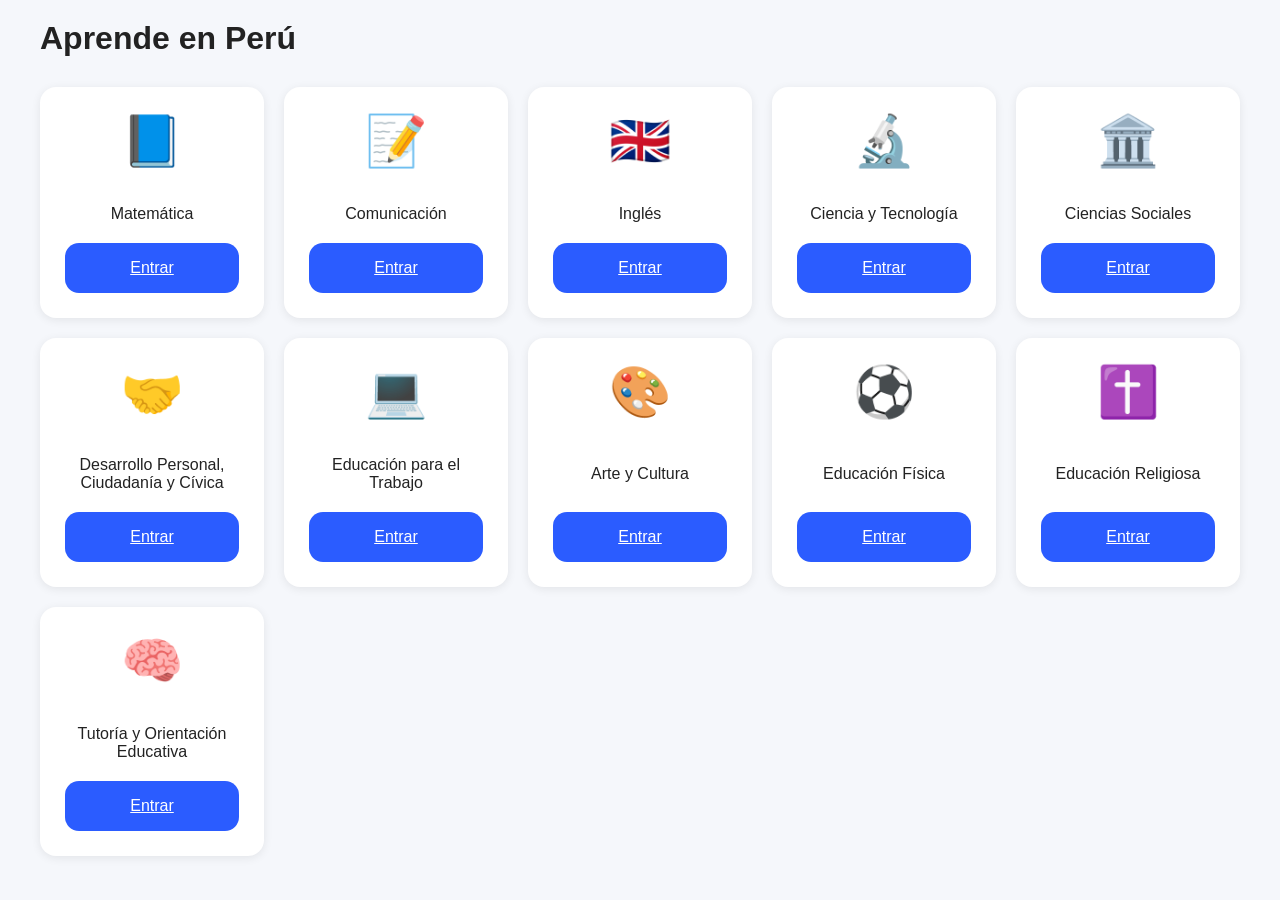
<file: index.html>
<!DOCTYPE html>
<html lang="es">

<head>

  <meta charset="UTF-8">

  <meta
    name="viewport"
    content="width=device-width, initial-scale=1.0"
  >

  <title>
    Aprende en Perú
  </title>

  <link
    rel="stylesheet"
    href="./css/styles.css"
  >

</head>

<body>

  <div class="container">

    <h1>
      Aprende en Perú
    </h1>

    <div
      class="materias"
      id="materias"
    ></div>

  </div>

  <script src="./js/app.js"></script>

</body>

</html>
</file>
<file: css/styles.css>
/* =========================
   1. VARIABLES
========================= */
:root{

  /* COLORS */

  --primary:#2b5cff;

  --primary-dark:#1d46cc;

  --success:#4caf50;

  --danger:#f44336;

  --background:#f5f7fb;

  --card:#ffffff;

  --text:#222222;

  --text-light:#666666;

  /* SPACING */

  --spacing-sm:10px;

  --spacing-md:20px;

  --spacing-lg:30px;

  /* RADIUS */

  --radius:16px;

  /* SHADOW */

  --shadow:
  0 2px 10px rgba(0,0,0,.08);

}
/* =========================
   2. RESET
========================= */
*{
  margin:0;
  padding:0;
  box-sizing:border-box;
}


/* =========================
   3. BASE
========================= */
body{

  font-family:Arial, sans-serif;

  background:var(--background);

  color:var(--text);

  padding:20px;

}

/* =========================
   4. LAYOUT
========================= */
.container{

  max-width:1200px;

  margin:auto;

}

/* =========================
   5. COMPONENTS
========================= */
.card{

  background:var(--card);

  border-radius:var(--radius);

  padding: 25px;

  box-shadow:var(--shadow);

}

/*Botones reutilizables*/
.btn{

  border:none;

  border-radius:14px;

  padding:16px;

  cursor:pointer;

  font-size:16px;

  transition:.2s;

}

.btn-primary{

  background:var(--primary);

  color:white;

}

.btn-primary:hover{

  background:var(--primary-dark);

}

.icono{

  font-size:50px;

  margin-bottom:15px;
}

.materias{

  display:grid;

  grid-template-columns:
  repeat(auto-fit,minmax(220px,1fr));

  gap:20px;

  margin-top:30px;

}

.materia-card{

  text-align:center;

  display:flex;

  flex-direction:column;

  justify-content:space-between;

  gap:20px;

}


/* =========================
   6. QUIZ
========================= */
.quiz-container{

  max-width:700px;

  margin:auto;

}

.opcion{

  width:100%;

  border:none;

  background:white;

  padding:20px;

  border-radius:16px;

  cursor:pointer;

  text-align:left;

  line-height:1.5;

  margin-bottom:15px;

  box-shadow:var(--shadow);

}

.correcta{

  background:var(--success);

  color:white;

}

.incorrecta{

  background:var(--danger);

  color:white;

}

/* =========================
   7. UTILITIES
========================= */

.text-center{
  text-align:center;
}

.mt-20{
  margin-top:20px;
}

/* =========================
   8. RESPONSIVE
========================= */

@media(max-width:768px){

  body{
    padding:15px;
  }

  h1{
    font-size:28px;
  }

  .card{
    padding:20px;
  }

}

#puzzle-board{

  width:450px;

  height:450px;

  margin:30px auto;

  display:grid;

  grid-template-columns:
  repeat(3,1fr);

  gap:2px;

}

.pieza{

  border:1px solid #ddd;

  cursor:pointer;

  background-size:450px 450px;

}

.cronometro{

  text-align:center;

  font-size:24px;

  font-weight:bold;

  margin:20px 0;

}

.imagen-final{

    width:100%;

    max-width:450px;

    display:block;

    margin:20px auto;

    border-radius:12px;

}
</file>
